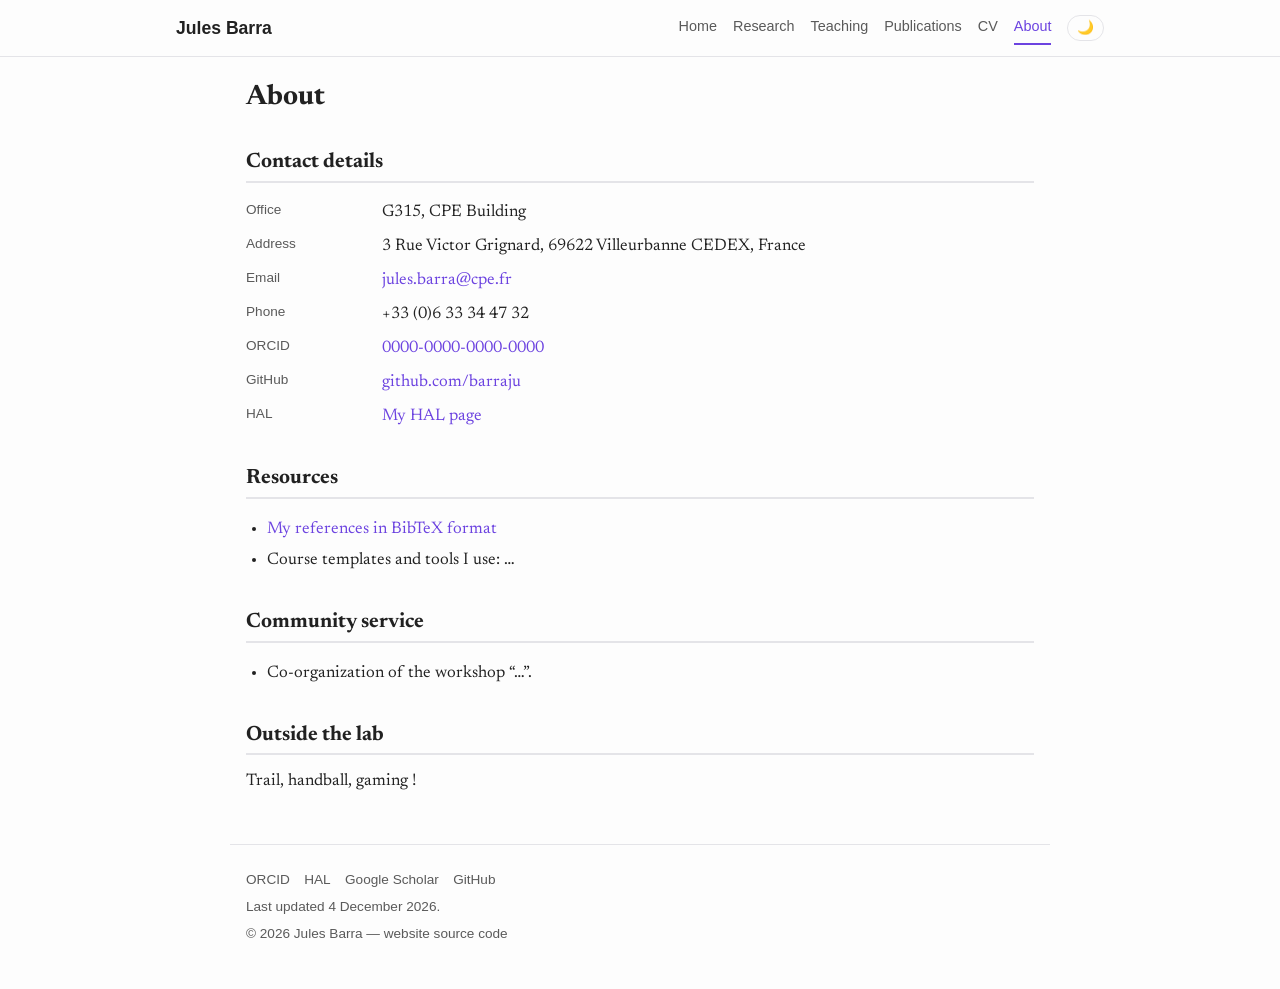
<file: about.html>
<!DOCTYPE html>
<html lang="en">
<head>
  <meta charset="utf-8">
  <meta name="viewport" content="width=device-width, initial-scale=1">
  <title>Jules Barra — About</title>
  <meta name="description" content="Contact details, resources and community service of Jules Barra.">
  <link rel="canonical" href="https://jbarra.github.io/about.html">
  <meta property="og:title" content="Jules Barra — About">
  <meta property="og:description" content="Contact details, resources and community service.">
  <meta property="og:type" content="website">
  <meta property="og:url" content="https://jbarra.github.io/about.html">
  <meta property="og:image" content="https://jbarra.github.io/assets/jbarra.jpeg">
  <meta property="og:locale" content="en_US">
  <link rel="icon" href="data:image/svg+xml,<svg xmlns='http://www.w3.org/2000/svg' viewBox='0 0 100 100'><text y='.9em' font-size='90'>🎓</text></svg>">
  <link rel="preconnect" href="https://fonts.googleapis.com">
  <link rel="preconnect" href="https://fonts.gstatic.com" crossorigin>
  <link rel="stylesheet" href="https://fonts.googleapis.com/css2?family=Inter:wght@400..600&amp;family=Newsreader:ital,opsz,wght@0,6..72,400..700;1,6..72,400..700&amp;display=swap">
  <script>(function(){try{var t=localStorage.getItem("theme");if(t==="dark"||t==="light"){document.documentElement.dataset.theme=t;}}catch(e){}})();</script>
  <link rel="stylesheet" href="css/style.css">
  <script src="js/script.js" defer></script>
</head>
<body>
  <a class="skip-link" href="#content">Skip to content</a>
  <header>
    <div class="site-header">
      <a class="brand" href="index.html">Jules Barra</a>
      <nav aria-label="Main navigation">
        <a href="index.html">Home</a>
        <a href="research.html">Research</a>
        <a href="teaching.html">Teaching</a>
        <a href="publications.html">Publications</a>
        <a href="cv.html">CV</a>
        <a href="about.html" class="active" aria-current="page">About</a>
        <button id="theme-toggle" type="button" aria-label="Toggle between light and dark theme">🌙</button>
      </nav>
    </div>
  </header>
  <main id="content">
    <h1>About</h1>

    <h2>Contact details</h2>
    <dl class="dl">
      <dt>Office</dt><dd>G315, CPE Building</dd>
      <dt>Address</dt><dd>3 Rue Victor Grignard, 69622 Villeurbanne CEDEX, France</dd>
      <dt>Email</dt><dd><a href="mailto:jules.barra@cpe.fr">jules.barra@cpe.fr</a></dd>
      <dt>Phone</dt><dd>+33 (0)6 33 34 47 32</dd>
      <dt>ORCID</dt><dd><a href="https://orcid.org/0000-0000-0000-0000" rel="me">0000-0000-0000-0000</a></dd>
      <dt>GitHub</dt><dd><a href="https://github.com/barraju" rel="me">github.com/barraju</a></dd>
      <dt>HAL</dt><dd><a href="https://hal.science/" rel="me">My HAL page</a></dd>
    </dl>

    <h2>Resources</h2>
    <ul>
      <li><a href="assets/publications.bib">My references in BibTeX format</a></li>
      <li>Course templates and tools I use: …</li>
    </ul>

    <h2>Community service</h2>
    <ul>
      <li>Co-organization of the workshop “…”.</li>
    </ul>

    <h2>Outside the lab</h2>
    <p>Trail, handball, gaming ! </p>
  </main>
  <footer>
    <p class="identity-links">
      <a href="https://orcid.org/0000-0000-0000-0000" rel="me">ORCID</a>
      <a href="https://hal.science/" rel="me">HAL</a>
      <a href="https://scholar.google.com/" rel="me">Google Scholar</a>
      <a href="https://github.com/barraju" rel="me">GitHub</a>
    </p>
    <p><span data-last-updated></span></p>
    <p>© 2026 Jules Barra — <a href="https://github.com/barraju/jbarra.github.io">website source code</a></p>
  </footer>
</body>
</html>
</file>
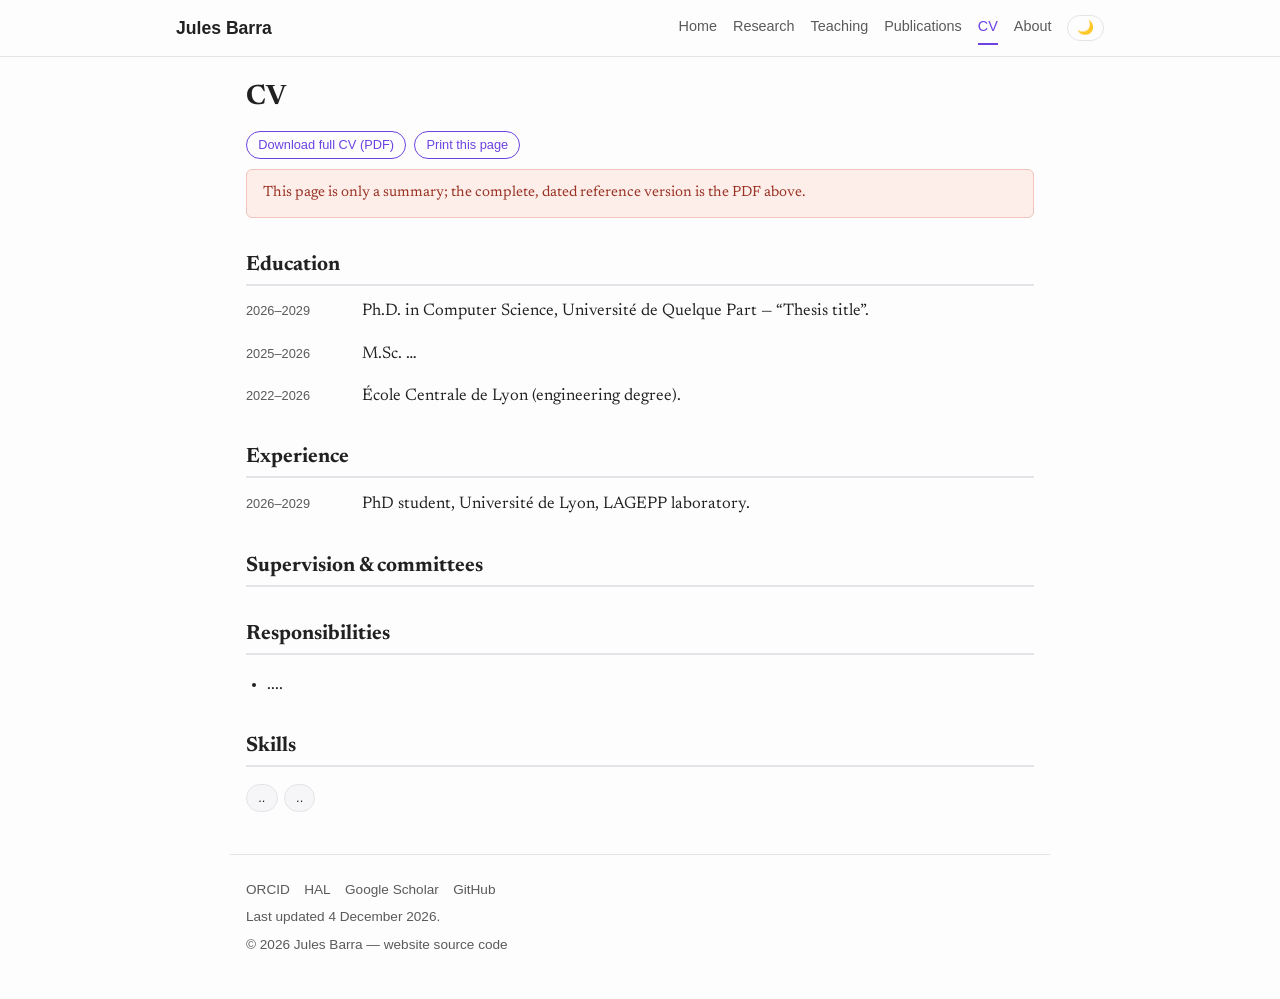
<file: cv.html>
<!DOCTYPE html>
<html lang="en">
<head>
  <meta charset="utf-8">
  <meta name="viewport" content="width=device-width, initial-scale=1">
  <title>Jules Barra — CV</title>
  <meta name="description" content="Curriculum vitae of Jules Barra: education, experience, supervision and service.">
  <link rel="canonical" href="https://jbarra.github.io/cv.html">
  <meta property="og:title" content="Jules Barra — CV">
  <meta property="og:description" content="Education, experience, supervision and service.">
  <meta property="og:type" content="website">
  <meta property="og:url" content="https://jbarra.github.io/cv.html">
  <meta property="og:image" content="https://jbarra.github.io/assets/photo.jpg">
  <meta property="og:locale" content="en_US">
  <link rel="icon" href="data:image/svg+xml,<svg xmlns='http://www.w3.org/2000/svg' viewBox='0 0 100 100'><text y='.9em' font-size='90'>🎓</text></svg>">
  <link rel="preconnect" href="https://fonts.googleapis.com">
  <link rel="preconnect" href="https://fonts.gstatic.com" crossorigin>
  <link rel="stylesheet" href="https://fonts.googleapis.com/css2?family=Inter:wght@400..600&amp;family=Newsreader:ital,opsz,wght@0,6..72,400..700;1,6..72,400..700&amp;display=swap">
  <script>(function(){try{var t=localStorage.getItem("theme");if(t==="dark"||t==="light"){document.documentElement.dataset.theme=t;}}catch(e){}})();</script>
  <link rel="stylesheet" href="css/style.css">
  <script src="js/script.js" defer></script>
</head>
<body>
  <a class="skip-link" href="#content">Skip to content</a>
  <header>
    <div class="site-header">
      <a class="brand" href="index.html">Jules Barra</a>
      <nav aria-label="Main navigation">
        <a href="index.html">Home</a>
        <a href="research.html">Research</a>
        <a href="teaching.html">Teaching</a>
        <a href="publications.html">Publications</a>
        <a href="cv.html" class="active" aria-current="page">CV</a>
        <a href="about.html">About</a>
        <button id="theme-toggle" type="button" aria-label="Toggle between light and dark theme">🌙</button>
      </nav>
    </div>
  </header>
  <main id="content">
    <h1>CV</h1>
    <div class="actions">
      <a class="button" href="assets/cv.pdf">Download full CV (PDF)</a>
      <button class="button" type="button" onclick="window.print()">Print this page</button>
    </div>
    <p class="warning">This page is only a summary; the complete, dated reference version is the PDF above.</p>

    <h2>Education</h2>
    <div class="cv-item"><span class="period">2026–2029</span> Ph.D. in Computer Science, Université de Quelque Part — “Thesis title”.</div>
    <div class="cv-item"><span class="period">2025–2026</span> M.Sc. …</div>
    <div class="cv-item"><span class="period">2022–2026</span> École Centrale de Lyon (engineering degree).</div>

    <h2>Experience</h2>
    <div class="cv-item"><span class="period">2026–2029</span> PhD student, Université de Lyon, LAGEPP laboratory.</div>

    <h2>Supervision &amp; committees</h2>

    <h2>Responsibilities</h2>
    <ul>
      <li>....</li>
    </ul>

    <h2>Skills</h2>
    <ul class="tags">
      <li>..</li>
      <li>..</li>
    </ul>
  </main>
  <footer>
    <p class="identity-links">
      <a href="https://orcid.org/0000-0000-0000-0000" rel="me">ORCID</a>
      <a href="https://hal.science/" rel="me">HAL</a>
      <a href="https://scholar.google.com/" rel="me">Google Scholar</a>
      <a href="https://github.com/barraju" rel="me">GitHub</a>
    </p>
    <p><span data-last-updated></span></p>
    <p>© 2026 Jules Barra — <a href="https://github.com/barraju/jbarra.github.io">website source code</a></p>
  </footer>
</body>
</html>
</file>
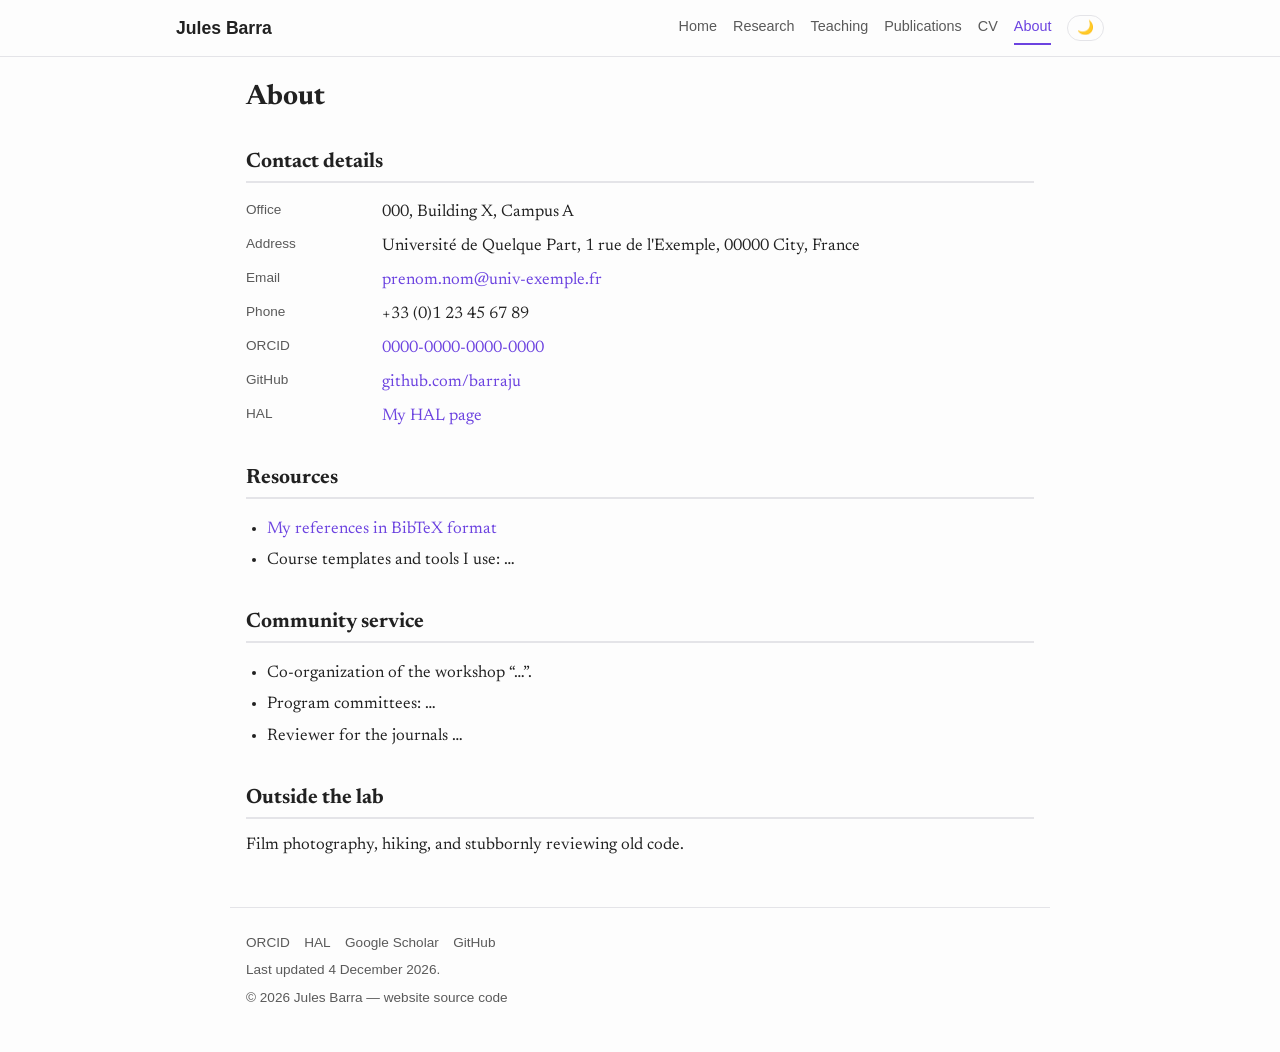
<file: divers.html>
<!DOCTYPE html>
<html lang="en">
<head>
  <meta charset="utf-8">
  <meta name="viewport" content="width=device-width, initial-scale=1">
  <title>Jules Barra — About</title>
  <meta name="description" content="Contact details, resources and community service of Jules Barra.">
  <link rel="canonical" href="https://jbarra.github.io/about.html">
  <meta property="og:title" content="Jules Barra — About">
  <meta property="og:description" content="Contact details, resources and community service.">
  <meta property="og:type" content="website">
  <meta property="og:url" content="https://jbarra.github.io/about.html">
  <meta property="og:image" content="https://jbarra.github.io/assets/photo.jpg">
  <meta property="og:locale" content="en_US">
  <link rel="icon" href="data:image/svg+xml,<svg xmlns='http://www.w3.org/2000/svg' viewBox='0 0 100 100'><text y='.9em' font-size='90'>🎓</text></svg>">
  <link rel="preconnect" href="https://fonts.googleapis.com">
  <link rel="preconnect" href="https://fonts.gstatic.com" crossorigin>
  <link rel="stylesheet" href="https://fonts.googleapis.com/css2?family=Inter:wght@400..600&amp;family=Newsreader:ital,opsz,wght@0,6..72,400..700;1,6..72,400..700&amp;display=swap">
  <script>(function(){try{var t=localStorage.getItem("theme");if(t==="dark"||t==="light"){document.documentElement.dataset.theme=t;}}catch(e){}})();</script>
  <link rel="stylesheet" href="css/style.css">
  <script src="js/script.js" defer></script>
</head>
<body>
  <a class="skip-link" href="#content">Skip to content</a>
  <header>
    <div class="site-header">
      <a class="brand" href="index.html">Jules Barra</a>
      <nav aria-label="Main navigation">
        <a href="index.html">Home</a>
        <a href="research.html">Research</a>
        <a href="teaching.html">Teaching</a>
        <a href="publications.html">Publications</a>
        <a href="cv.html">CV</a>
        <a href="about.html" class="active" aria-current="page">About</a>
        <button id="theme-toggle" type="button" aria-label="Toggle between light and dark theme">🌙</button>
      </nav>
    </div>
  </header>
  <main id="content">
    <h1>About</h1>

    <h2>Contact details</h2>
    <dl class="dl">
      <dt>Office</dt><dd>000, Building X, Campus A</dd>
      <dt>Address</dt><dd>Université de Quelque Part, 1 rue de l'Exemple, 00000 City, France</dd>
      <dt>Email</dt><dd><a href="mailto:prenom.nom@univ-exemple.fr">prenom.nom@univ-exemple.fr</a></dd>
      <dt>Phone</dt><dd>+33 (0)1 23 45 67 89</dd>
      <dt>ORCID</dt><dd><a href="https://orcid.org/0000-0000-0000-0000" rel="me">0000-0000-0000-0000</a></dd>
      <dt>GitHub</dt><dd><a href="https://github.com/barraju" rel="me">github.com/barraju</a></dd>
      <dt>HAL</dt><dd><a href="https://hal.science/" rel="me">My HAL page</a></dd>
    </dl>

    <h2>Resources</h2>
    <ul>
      <li><a href="assets/publications.bib">My references in BibTeX format</a></li>
      <li>Course templates and tools I use: …</li>
    </ul>

    <h2>Community service</h2>
    <ul>
      <li>Co-organization of the workshop “…”.</li>
      <li>Program committees: …</li>
      <li>Reviewer for the journals …</li>
    </ul>

    <h2>Outside the lab</h2>
    <p>Film photography, hiking, and stubbornly reviewing old code.</p>
  </main>
  <footer>
    <p class="identity-links">
      <a href="https://orcid.org/0000-0000-0000-0000" rel="me">ORCID</a>
      <a href="https://hal.science/" rel="me">HAL</a>
      <a href="https://scholar.google.com/" rel="me">Google Scholar</a>
      <a href="https://github.com/barraju" rel="me">GitHub</a>
    </p>
    <p><span data-last-updated></span></p>
    <p>© 2026 Jules Barra — <a href="https://github.com/barraju/jbarra.github.io">website source code</a></p>
  </footer>
</body>
</html>
</file>
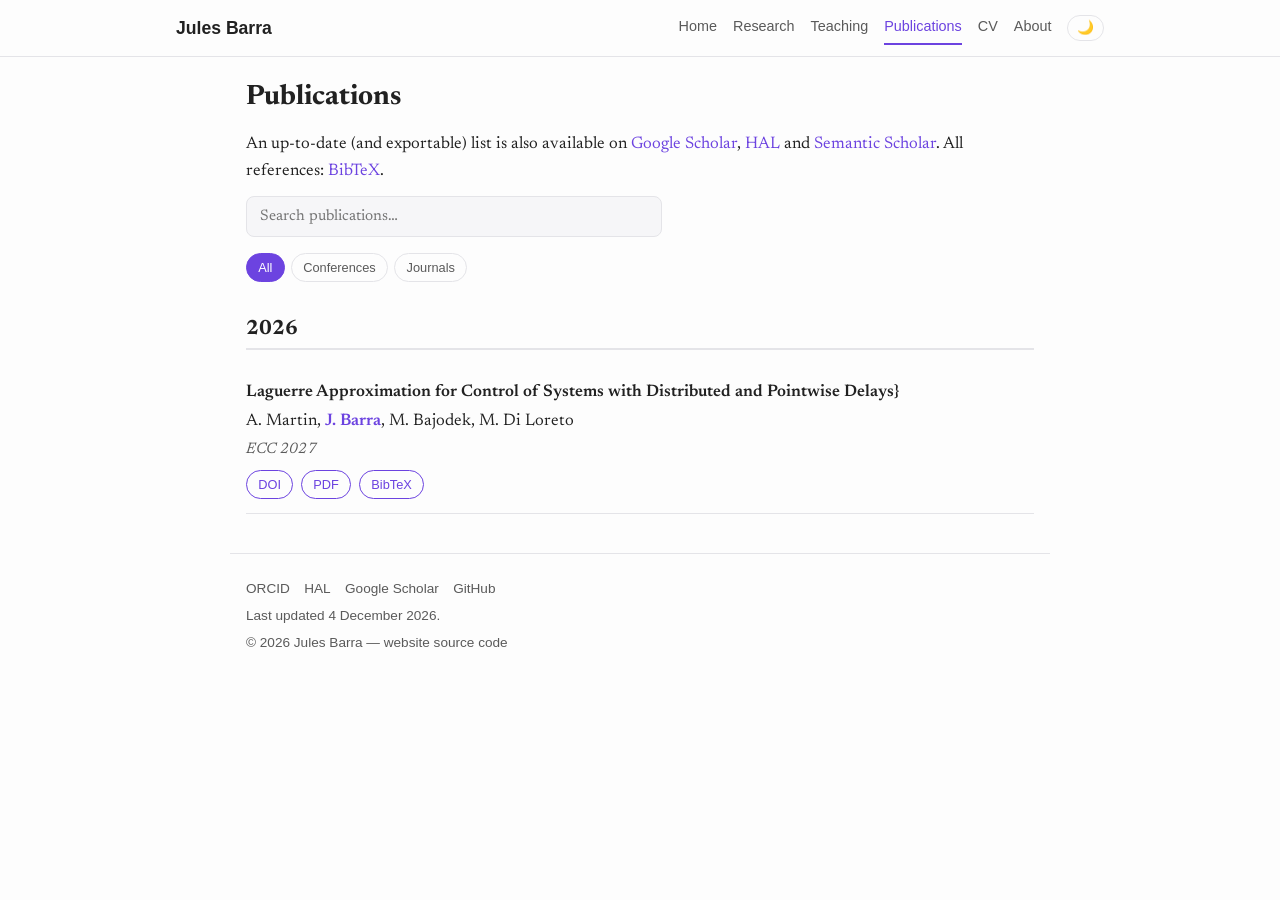
<file: publications.html>
<!DOCTYPE html>
<html lang="en">
<head>
  <meta charset="utf-8">
  <meta name="viewport" content="width=device-width, initial-scale=1">
  <title>Jules Barra — Publications</title>
  <meta name="description" content="Publications of Jules Barra, with BibTeX, DOI and PDF links.">
  <link rel="canonical" href="https://jbarra.github.io/publications.html">
  <meta property="og:title" content="Jules Barra — Publications">
  <meta property="og:description" content="Conference and journal papers, with BibTeX.">
  <meta property="og:type" content="website">
  <meta property="og:url" content="https://jbarra.github.io/publications.html">
  <meta property="og:image" content="https://jbarra.github.io/assets/photo.jpg">
  <meta property="og:locale" content="en_US">
  <link rel="icon" href="data:image/svg+xml,<svg xmlns='http://www.w3.org/2000/svg' viewBox='0 0 100 100'><text y='.9em' font-size='90'>🎓</text></svg>">
  <link rel="preconnect" href="https://fonts.googleapis.com">
  <link rel="preconnect" href="https://fonts.gstatic.com" crossorigin>
  <link rel="stylesheet" href="https://fonts.googleapis.com/css2?family=Inter:wght@400..600&amp;family=Newsreader:ital,opsz,wght@0,6..72,400..700;1,6..72,400..700&amp;display=swap">
  <script>(function(){try{var t=localStorage.getItem("theme");if(t==="dark"||t==="light"){document.documentElement.dataset.theme=t;}}catch(e){}})();</script>
  <link rel="stylesheet" href="css/style.css">
  <script src="js/script.js" defer></script>
</head>
<body>
  <a class="skip-link" href="#content">Skip to content</a>
  <header>
    <div class="site-header">
      <a class="brand" href="index.html">Jules Barra</a>
      <nav aria-label="Main navigation">
        <a href="index.html">Home</a>
        <a href="research.html">Research</a>
        <a href="teaching.html">Teaching</a>
        <a href="publications.html" class="active" aria-current="page">Publications</a>
        <a href="cv.html">CV</a>
        <a href="about.html">About</a>
        <button id="theme-toggle" type="button" aria-label="Toggle between light and dark theme">🌙</button>
      </nav>
    </div>
  </header>
  <main id="content">
    <h1>Publications</h1>
    <p>An up-to-date (and exportable) list is also available on
      <a href="https://scholar.google.com/" rel="me">Google Scholar</a>,
      <a href="https://hal.science/" rel="me">HAL</a> and
      <a href="https://www.semanticscholar.org/">Semantic Scholar</a>.
      All references: <a href="assets/publications.bib">BibTeX</a>.
    </p>

    <input class="search-box" id="pub-search" type="search"
           placeholder="Search publications…" aria-label="Search publications">

    <div class="filters" role="group" aria-label="Filter publications by type">
      <button class="filter active" type="button" data-filter="all">All</button>
      <button class="filter" type="button" data-filter="conference">Conferences</button>
      <button class="filter" type="button" data-filter="journal">Journals</button>
    </div>

    <h2>2026</h2>
    <!-- To add a paper: copy this <article> block, set data-type
         ("conference" or "journal") and fill in the .bibtex block below.
         The filter, the search and the copy button adapt automatically. -->
    <article class="pub" data-type="conference">
      <p class="title">Laguerre Approximation for Control of Systems with Distributed and
Pointwise Delays}</p>
      <p>A. Martin, <span class="me">J. Barra</span>, M. Bajodek, M. Di Loreto</p>
      <p class="venue">ECC 2027</p>
      <div class="actions">
        <a class="button" href="https://doi.org/10.0000/exemple.2026">DOI</a>
        <a class="button" href="assets/exemple2026.pdf">PDF</a>
        <!-- Uncomment when you have the real links:
        <a class="button" href="https://arxiv.org/abs/…">arXiv</a>
        <a class="button" href="https://github.com/…">Code</a>
        <a class="button" href="assets/exemple2026-slides.pdf">Slides</a>
        -->
        <button class="button copy-bibtex" type="button">BibTeX</button>
      </div>
      <script type="text/plain" class="bibtex">@inproceedings{barrajECC27,
  title     = {Laguerre Approximation for Control of Systems with Distributed and
Pointwise Delays},
  author    = {J. Barra and M. Bajodek and M. Di Loreto},
  booktitle = {Proc. of ECC 2027},
  year      = {2027}
}</script>
    </article>

    <p class="no-result" id="no-result" hidden>No matching publication.</p>
  </main>
  <footer>
    <p class="identity-links">
      <a href="https://orcid.org/0000-0000-0000-0000" rel="me">ORCID</a>
      <a href="https://hal.science/" rel="me">HAL</a>
      <a href="https://scholar.google.com/" rel="me">Google Scholar</a>
      <a href="https://github.com/barraju" rel="me">GitHub</a>
    </p>
    <p><span data-last-updated></span></p>
    <p>© 2026 Jules Barra — <a href="https://github.com/barraju/jbarra.github.io">website source code</a></p>
  </footer>
</body>
</html>
</file>
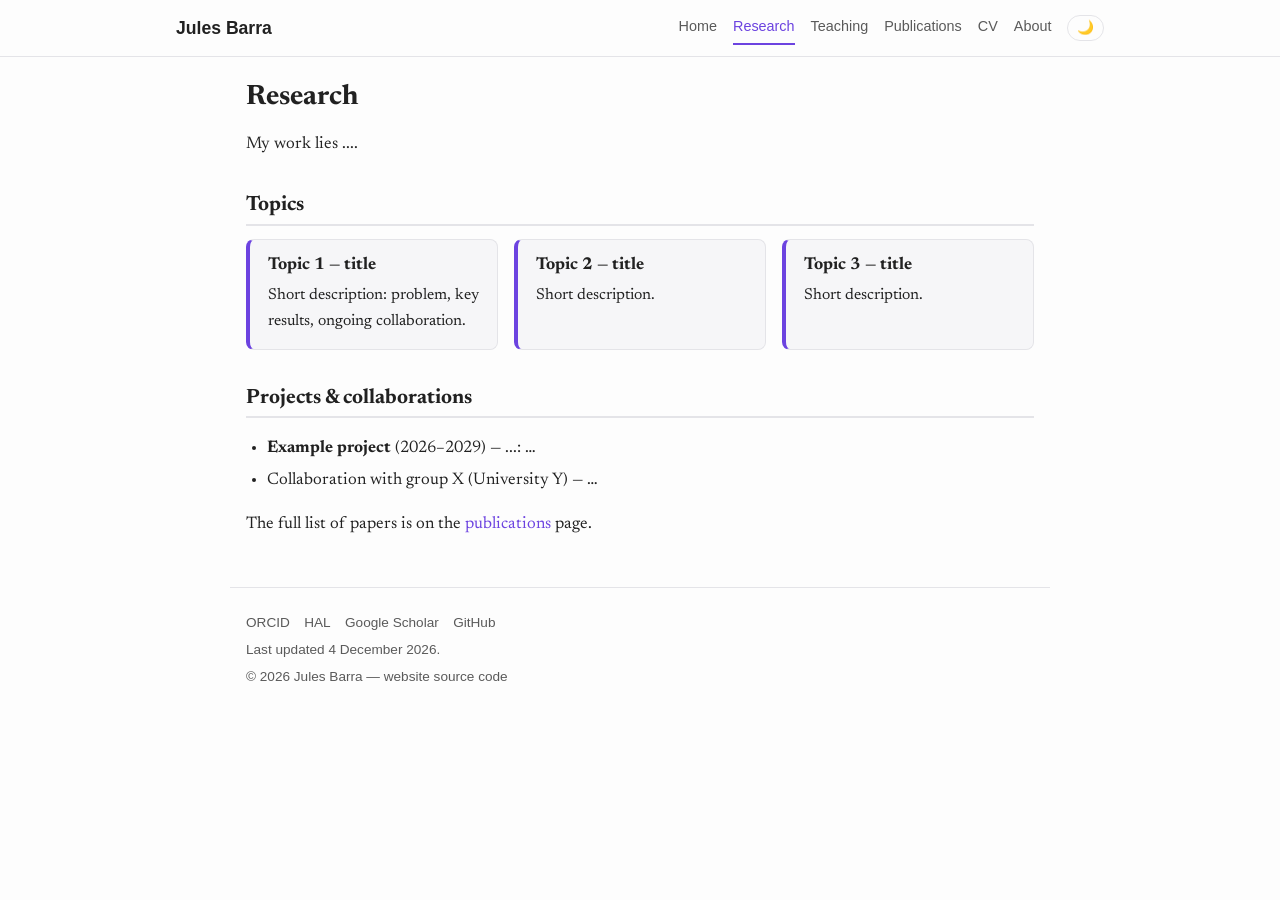
<file: research.html>
<!DOCTYPE html>
<html lang="en">
<head>
  <meta charset="utf-8">
  <meta name="viewport" content="width=device-width, initial-scale=1">
  <title>Jules Barra — Research</title>
  <meta name="description" content="Research topics, projects and supervision of Jules Barra.">
  <link rel="canonical" href="https://jbarra.github.io/research.html">
  <meta property="og:title" content="Jules Barra — Research">
  <meta property="og:description" content="Research topics, projects and supervision.">
  <meta property="og:type" content="website">
  <meta property="og:url" content="https://jbarra.github.io/research.html">
  <meta property="og:image" content="https://jbarra.github.io/assets/photo.jpg">
  <meta property="og:locale" content="en_US">
  <link rel="icon" href="data:image/svg+xml,<svg xmlns='http://www.w3.org/2000/svg' viewBox='0 0 100 100'><text y='.9em' font-size='90'>🎓</text></svg>">
  <link rel="preconnect" href="https://fonts.googleapis.com">
  <link rel="preconnect" href="https://fonts.gstatic.com" crossorigin>
  <link rel="stylesheet" href="https://fonts.googleapis.com/css2?family=Inter:wght@400..600&amp;family=Newsreader:ital,opsz,wght@0,6..72,400..700;1,6..72,400..700&amp;display=swap">
  <script>(function(){try{var t=localStorage.getItem("theme");if(t==="dark"||t==="light"){document.documentElement.dataset.theme=t;}}catch(e){}})();</script>
  <link rel="stylesheet" href="css/style.css">
  <script src="js/script.js" defer></script>
</head>
<body>
  <a class="skip-link" href="#content">Skip to content</a>
  <header>
    <div class="site-header">
      <a class="brand" href="index.html">Jules Barra</a>
      <nav aria-label="Main navigation">
        <a href="index.html">Home</a>
        <a href="research.html" class="active" aria-current="page">Research</a>
        <a href="teaching.html">Teaching</a>
        <a href="publications.html">Publications</a>
        <a href="cv.html">CV</a>
        <a href="about.html">About</a>
        <button id="theme-toggle" type="button" aria-label="Toggle between light and dark theme">🌙</button>
      </nav>
    </div>
  </header>
  <main id="content">
    <h1>Research</h1>
    <p>My work lies ....</p>

    <h2>Topics</h2>
    <div class="cards">
      <article class="card">
        <h3>Topic 1 — title</h3>
        <p>Short description: problem, key results, ongoing collaboration.</p>
      </article>
      <article class="card">
        <h3>Topic 2 — title</h3>
        <p>Short description.</p>
      </article>
      <article class="card">
        <h3>Topic 3 — title</h3>
        <p>Short description.</p>
      </article>
    </div>

    <h2>Projects &amp; collaborations</h2>
    <ul>
      <li><strong>Example project</strong> (2026–2029) — ...: …</li>
      <li>Collaboration with group X (University Y) — …</li>
    </ul>


    <p>The full list of papers is on the <a href="publications.html">publications</a> page.</p>
  </main>
  <footer>
    <p class="identity-links">
      <a href="https://orcid.org/0000-0000-0000-0000" rel="me">ORCID</a>
      <a href="https://hal.science/" rel="me">HAL</a>
      <a href="https://scholar.google.com/" rel="me">Google Scholar</a>
      <a href="https://github.com/barraju" rel="me">GitHub</a>
    </p>
    <p><span data-last-updated></span></p>
    <p>© 2026 Jules Barra — <a href="https://github.com/barraju/jbarra.github.io">website source code</a></p>
  </footer>
</body>
</html>
</file>
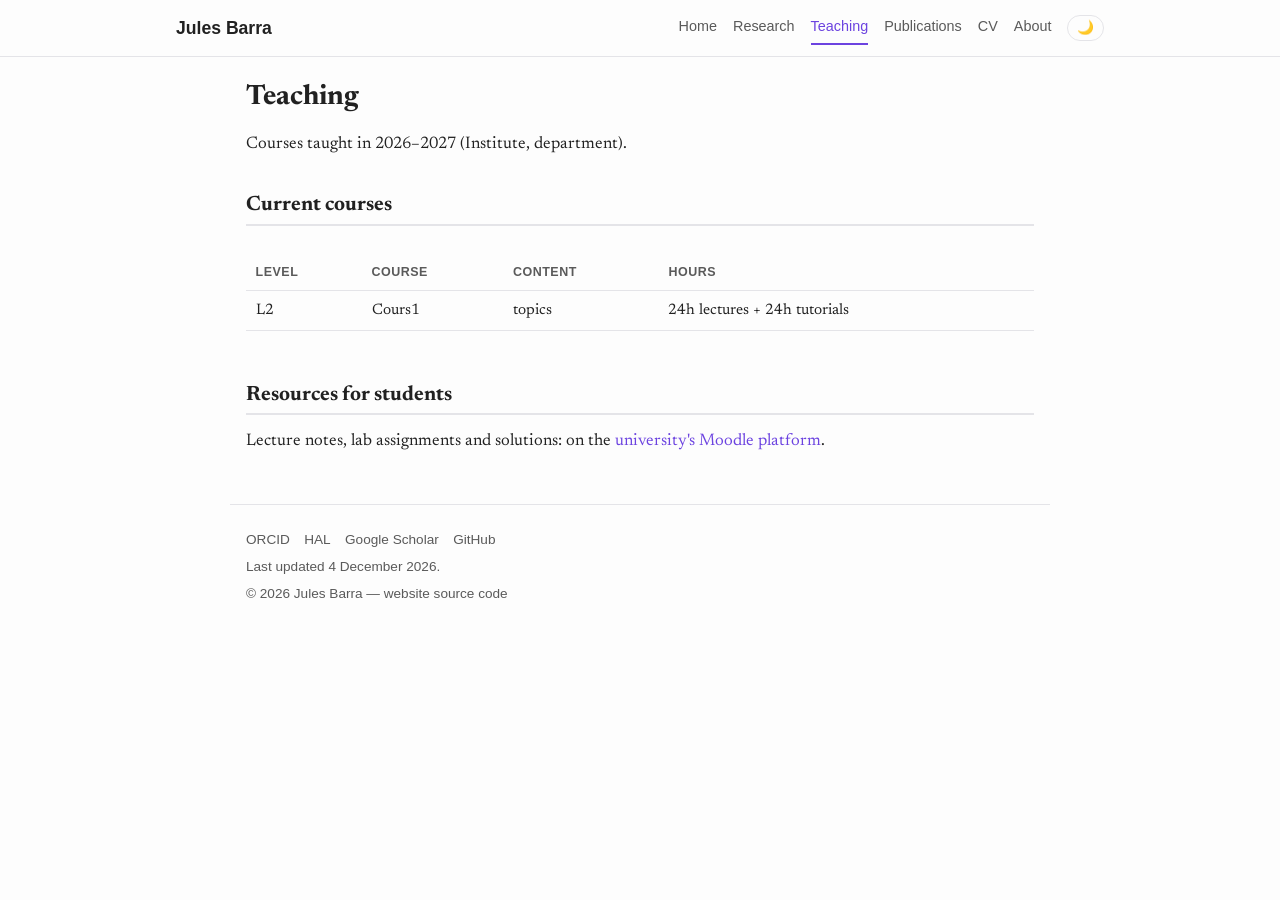
<file: teaching.html>
<!DOCTYPE html>
<html lang="en">
<head>
  <meta charset="utf-8">
  <meta name="viewport" content="width=device-width, initial-scale=1">
  <title>Jules Barra — Teaching</title>
  <meta name="description" content="Courses, resources for students and office hours of Jules Barra.">
  <link rel="canonical" href="https://jbarra.github.io/teaching.html">
  <meta property="og:title" content="Jules Barra — Teaching">
  <meta property="og:description" content="Courses, student resources and office hours.">
  <meta property="og:type" content="website">
  <meta property="og:url" content="https://jbarra.github.io/teaching.html">
  <meta property="og:image" content="https://jbarra.github.io/assets/photo.jpg">
  <meta property="og:locale" content="en_US">
  <link rel="icon" href="data:image/svg+xml,<svg xmlns='http://www.w3.org/2000/svg' viewBox='0 0 100 100'><text y='.9em' font-size='90'>🎓</text></svg>">
  <link rel="preconnect" href="https://fonts.googleapis.com">
  <link rel="preconnect" href="https://fonts.gstatic.com" crossorigin>
  <link rel="stylesheet" href="https://fonts.googleapis.com/css2?family=Inter:wght@400..600&amp;family=Newsreader:ital,opsz,wght@0,6..72,400..700;1,6..72,400..700&amp;display=swap">
  <script>(function(){try{var t=localStorage.getItem("theme");if(t==="dark"||t==="light"){document.documentElement.dataset.theme=t;}}catch(e){}})();</script>
  <link rel="stylesheet" href="css/style.css">
  <script src="js/script.js" defer></script>
</head>
<body>
  <a class="skip-link" href="#content">Skip to content</a>
  <header>
    <div class="site-header">
      <a class="brand" href="index.html">Jules Barra</a>
      <nav aria-label="Main navigation">
        <a href="index.html">Home</a>
        <a href="research.html">Research</a>
        <a href="teaching.html" class="active" aria-current="page">Teaching</a>
        <a href="publications.html">Publications</a>
        <a href="cv.html">CV</a>
        <a href="about.html">About</a>
        <button id="theme-toggle" type="button" aria-label="Toggle between light and dark theme">🌙</button>
      </nav>
    </div>
  </header>
  <main id="content">
    <h1>Teaching</h1>
    <p>Courses taught in 2026–2027 (Institute, department).</p>

    <h2>Current courses</h2>
    <div class="table-wrap"><!-- horizontal scroll on small screens -->
      <table>
        <thead>
          <tr><th>Level</th><th>Course</th><th>Content</th><th>Hours</th></tr>
        </thead>
        <tbody>
          <tr><td>L2</td><td>Cours1</td><td>topics</td><td>24h lectures + 24h tutorials</td></tr>
        </tbody>
      </table>
    </div>

    <h2>Resources for students</h2>
    <p>Lecture notes, lab assignments and solutions: on the <a href="https://moodle.univ-exemple.fr">university's Moodle platform</a>.</p>

  </main>
  <footer>
    <p class="identity-links">
      <a href="https://orcid.org/0000-0000-0000-0000" rel="me">ORCID</a>
      <a href="https://hal.science/" rel="me">HAL</a>
      <a href="https://scholar.google.com/" rel="me">Google Scholar</a>
      <a href="https://github.com/barraju" rel="me">GitHub</a>
    </p>
    <p><span data-last-updated></span></p>
    <p>© 2026 Jules Barra — <a href="https://github.com/barraju/jbarra.github.io">website source code</a></p>
  </footer>
</body>
</html>
</file>
<file: css/style.css>
/* single stylesheet
   Light theme by default; automatic dark theme (prefers-color-scheme)
   plus a manual override set by the header button (js/script.js).
   Customise the whole site by changing --accent. */

:root {
  --accent: #6c43e0;
  --accent-contrast: #ffffff;
  --text: #212121;
  --text-2: #5a5a5a;
  --bg: #fdfdfd;
  --bg-block: #f6f6f8;
  --border: #e4e4e8;
  --shadow: 0 1px 2px rgba(33,33,33,.06), 0 6px 16px rgba(33,33,33,.07);
  --sans: -apple-system, BlinkMacSystemFont, "Segoe UI", Helvetica, Arial, sans-serif;
  --serif: "Newsreader", Georgia, "Times New Roman", serif;
  --mono: ui-monospace, "SF Mono", Menlo, Consolas, monospace;
  color-scheme: light;
}

/* Dark theme: follows the system… */
@media (prefers-color-scheme: dark) {
  :root:not([data-theme="light"]) {
    --accent: #a78bfa;
    --accent-contrast: #1a1530;
    --text: #e6e4ee;
    --text-2: #a9a5b8;
    --bg: #14121c;
    --bg-block: #1e1b2a;
    --border: #34304a;
    --shadow: 0 1px 2px rgba(0,0,0,.45), 0 6px 16px rgba(0,0,0,.4);
    color-scheme: dark;
  }
}
/* …or the manual toggle (header button + js/script.js) */
:root[data-theme="dark"] {
  --accent: #a78bfa;
  --accent-contrast: #1a1530;
  --text: #e6e4ee;
  --text-2: #a9a5b8;
  --bg: #14121c;
  --bg-block: #1e1b2a;
  --border: #34304a;
  --shadow: 0 1px 2px rgba(0,0,0,.45), 0 6px 16px rgba(0,0,0,.4);
  color-scheme: dark;
}

* { box-sizing: border-box; }
[hidden] { display: none !important; }
html { scroll-behavior: smooth; }
body {
  margin: 0;
  background: var(--bg);
  color: var(--text);
  font-family: var(--serif);
  font-size: 1.05rem;
  line-height: 1.65;
}
img { max-width: 100%; }
button { font: inherit; color: inherit; cursor: pointer; }
h1 { font-size: 1.75rem; line-height: 1.25; margin: 0 0 1rem; }
h2 { font-size: 1.3rem; line-height: 1.25; margin: 2.2rem 0 .8rem;
     padding-bottom: .3rem; border-bottom: 2px solid var(--border); }
h3 { font-size: 1.08rem; line-height: 1.3; margin: 1.3rem 0 .4rem; }
p  { margin: .6rem 0; }
ul { padding-left: 1.3rem; }
li { margin: .25rem 0; }
a { color: var(--accent); text-decoration: none; }
a:hover { text-decoration: underline; }
code { font-family: var(--mono); font-size: .92em; }
::selection { background: var(--accent); color: var(--accent-contrast); }
:focus-visible { outline: 2px solid var(--accent); outline-offset: 2px; }

.skip-link {
  position: absolute; left: -9999px; top: 0; z-index: 100;
  background: var(--accent); color: var(--accent-contrast);
  padding: .5rem 1rem; border-radius: 0 0 6px 0; font-family: var(--sans);
}
.skip-link:focus { left: 0; }

/* ---------- Sticky header / navigation ---------- */
header {
  position: sticky; top: 0; z-index: 10;
  background: var(--bg);
  background: color-mix(in srgb, var(--bg) 85%, transparent);
  -webkit-backdrop-filter: blur(8px); backdrop-filter: blur(8px);
  border-bottom: 1px solid var(--border);
}
.site-header {
  max-width: 960px; margin: 0 auto; padding: .7rem 1rem;
  display: flex; flex-wrap: wrap; align-items: center;
  justify-content: space-between; gap: .6rem 1.5rem;
}
.brand { font-family: var(--sans); font-weight: 600; font-size: 1.1rem; color: var(--text); }
.brand:hover { color: var(--accent); text-decoration: none; }
nav { display: flex; flex-wrap: wrap; align-items: center; gap: .1rem 1rem; }
nav a {
  font-family: var(--sans); font-size: .9rem; color: var(--text-2);
  padding: .25rem 0; border-bottom: 2px solid transparent;
}
nav a:hover { color: var(--accent); text-decoration: none; }
nav a.active { color: var(--accent); border-bottom-color: var(--accent); }
#theme-toggle {
  font-family: var(--sans); font-size: .85rem; line-height: 1;
  background: none; border: 1px solid var(--border);
  border-radius: 999px; padding: .3rem .55rem;
}
#theme-toggle:hover { border-color: var(--accent); }

main { max-width: 820px; margin: 0 auto; padding: 1.4rem 1rem 2.4rem; }

/* ---------- Home: intro ---------- */
.intro { display: flex; align-items: center; gap: 2rem; margin-top: 1rem; }
.portrait {
  width: 150px; height: 150px; object-fit: cover; border-radius: 50%;
  flex-shrink: 0; box-shadow: var(--shadow);
  transition: filter .25s ease, transform .25s ease;
}
.portrait:hover { filter: grayscale(1); transform: scale(1.02); }
.role { font-family: var(--sans); font-size: .85rem; text-transform: uppercase;
        letter-spacing: .06em; color: var(--text-2); margin: 0; }
.affiliation { margin: .2rem 0 .8rem; color: var(--text-2); }
.tagline { font-size: 1.12rem; margin: 0 0 .8rem; }

/* ---------- News ---------- */
.news { list-style: none; padding: 0; margin: 0; }
.news li { padding: .55rem 0; border-bottom: 1px solid var(--border); }
.news .date { font-family: var(--sans); font-size: .85rem; color: var(--text-2); }
.news-toggle {
  margin-top: .5rem; padding: 0; background: none; border: none;
  font-family: var(--sans); font-size: .85rem; color: var(--accent);
}
.news-toggle:hover { text-decoration: underline; }

/* ---------- Cards (research topics) ---------- */
.cards { display: grid; grid-template-columns: repeat(auto-fit, minmax(220px, 1fr)); gap: 1rem; }
.card {
  background: var(--bg-block); border: 1px solid var(--border);
  border-left: 4px solid var(--accent); border-radius: 8px; padding: .9rem 1.1rem;
  transition: transform .15s ease, box-shadow .15s ease;
}
.card:hover { transform: translateY(-3px); box-shadow: var(--shadow); }
.card h3 { margin-top: 0; }
.card p { margin: .2rem 0 0; font-size: .98rem; }

/* ---------- Publications ---------- */
.pub { padding: .9rem 0; border-bottom: 1px solid var(--border); }
.pub p { margin: .1rem 0; }
.pub .title { font-weight: 600; }
.pub .me { color: var(--accent); font-weight: 600; }
.pub .venue { font-style: italic; font-size: .95rem; color: var(--text-2); }
.search-box {
  width: 100%; max-width: 26rem; padding: .45rem .8rem;
  font: inherit; font-size: .95rem; color: var(--text);
  background: var(--bg-block); border: 1px solid var(--border); border-radius: 8px;
}
.search-box:focus { border-color: var(--accent); outline: none; }
.filters { display: flex; flex-wrap: wrap; gap: .4rem; margin: 1rem 0; }
.filter {
  font-family: var(--sans); font-size: .8rem; padding: .18rem .7rem;
  border-radius: 999px; border: 1px solid var(--border);
  background: none; color: var(--text-2);
}
.filter:hover { border-color: var(--accent); color: var(--accent); }
.filter.active { background: var(--accent); border-color: var(--accent); color: var(--accent-contrast); }
.no-result { color: var(--text-2); font-style: italic; }
.actions { display: flex; flex-wrap: wrap; align-items: center; gap: .5rem; margin-top: .5rem; }
.button {
  display: inline-block; font-family: var(--sans); font-size: .8rem;
  padding: .18rem .7rem; border-radius: 999px;
  border: 1px solid var(--accent); background: transparent; color: var(--accent);
  transition: background-color .15s ease, color .15s ease, transform .15s ease, box-shadow .15s ease;
}
.button:hover {
  background: var(--accent); color: var(--accent-contrast);
  text-decoration: none; transform: translateY(-1px); box-shadow: var(--shadow);
}
.button:disabled { opacity: .7; cursor: default; }

/* ---------- Tables (teaching) ---------- */
.table-wrap { overflow-x: auto; -webkit-overflow-scrolling: touch; }
table { border-collapse: collapse; width: 100%; margin: 1rem 0; font-size: .95rem; }
th, td { text-align: left; padding: .45rem .6rem; border-bottom: 1px solid var(--border); }
th { font-family: var(--sans); font-size: .78rem; text-transform: uppercase;
     letter-spacing: .04em; color: var(--text-2); white-space: nowrap; }
tbody tr:hover { background: var(--bg-block); }

/* ---------- CV ---------- */
.cv-item { margin-bottom: .9rem; }
.period { display: inline-block; min-width: 7rem; font-family: var(--sans);
          font-size: .8rem; color: var(--text-2); }
.tags { display: flex; flex-wrap: wrap; gap: .4rem; padding: 0; margin: .6rem 0 0; list-style: none; }
.tags li { font-family: var(--sans); font-size: .8rem; background: var(--bg-block);
           border: 1px solid var(--border); border-radius: 999px; padding: .15rem .7rem; }
.warning {
  background: #fdeeea; border: 1px solid #f2c4bb; color: #9a3324;
  border-radius: 6px; padding: .7rem 1rem; font-size: .92rem;
}
:root[data-theme="dark"] .warning { background: #39231e; border-color: #67382d; color: #f0b8a9; }
@media (prefers-color-scheme: dark) {
  :root:not([data-theme="light"]) .warning { background: #39231e; border-color: #67382d; color: #f0b8a9; }
}

/* ---------- About: contact list ---------- */
.dl { display: grid; grid-template-columns: 8.5rem 1fr; row-gap: .4rem; margin: 1rem 0; }
.dl dt { font-family: var(--sans); font-size: .85rem; color: var(--text-2); }
.dl dd { margin: 0; }

/* ---------- Footer ---------- */
footer {
  max-width: 820px; margin: 0 auto; padding: 1.2rem 1rem 2.4rem;
  border-top: 1px solid var(--border);
  color: var(--text-2); font-size: .85rem; font-family: var(--sans);
}
footer p { margin: .3rem 0; }
.identity-links { display: flex; flex-wrap: wrap; gap: .3rem .9rem; }
footer a { color: var(--text-2); }
footer a:hover { color: var(--accent); }

/* ---------- Narrow screens ---------- */
@media (max-width: 640px) {
  body { font-size: 1rem; }
  .site-header { justify-content: center; }
  .intro { flex-direction: column; align-items: center; text-align: center; }
  .dl { grid-template-columns: 1fr; }
  .dl dt { margin-top: .4rem; }
}

/* ---------- Reduced motion ---------- */
@media (prefers-reduced-motion: reduce) {
  html { scroll-behavior: auto; }
  *, *::before, *::after { transition: none !important; animation: none !important; }
}

/* ---------- Print (especially the CV) ---------- */
@media print {
  header, footer, .actions, .filters, .filter, .button, .news-toggle,
  .search-box, .skip-link, #theme-toggle { display: none !important; }
  :root, :root[data-theme="dark"] {
    --text: #000; --text-2: #333; --bg: #fff; --bg-block: #fff;
    --border: #ccc; --accent: #000; --shadow: none;
  }
  body { background: #fff; color: #000; font-size: 11pt; }
  main { max-width: none; padding: 0; }
  a { color: #000; text-decoration: none; }
  .pub, .news li, .cv-item, .card { break-inside: avoid; }
  .card { border: 1px solid #ccc; box-shadow: none; }
  .news li[hidden] { display: list-item !important; }
  .pub[hidden] { display: block !important; }
}
</file>
